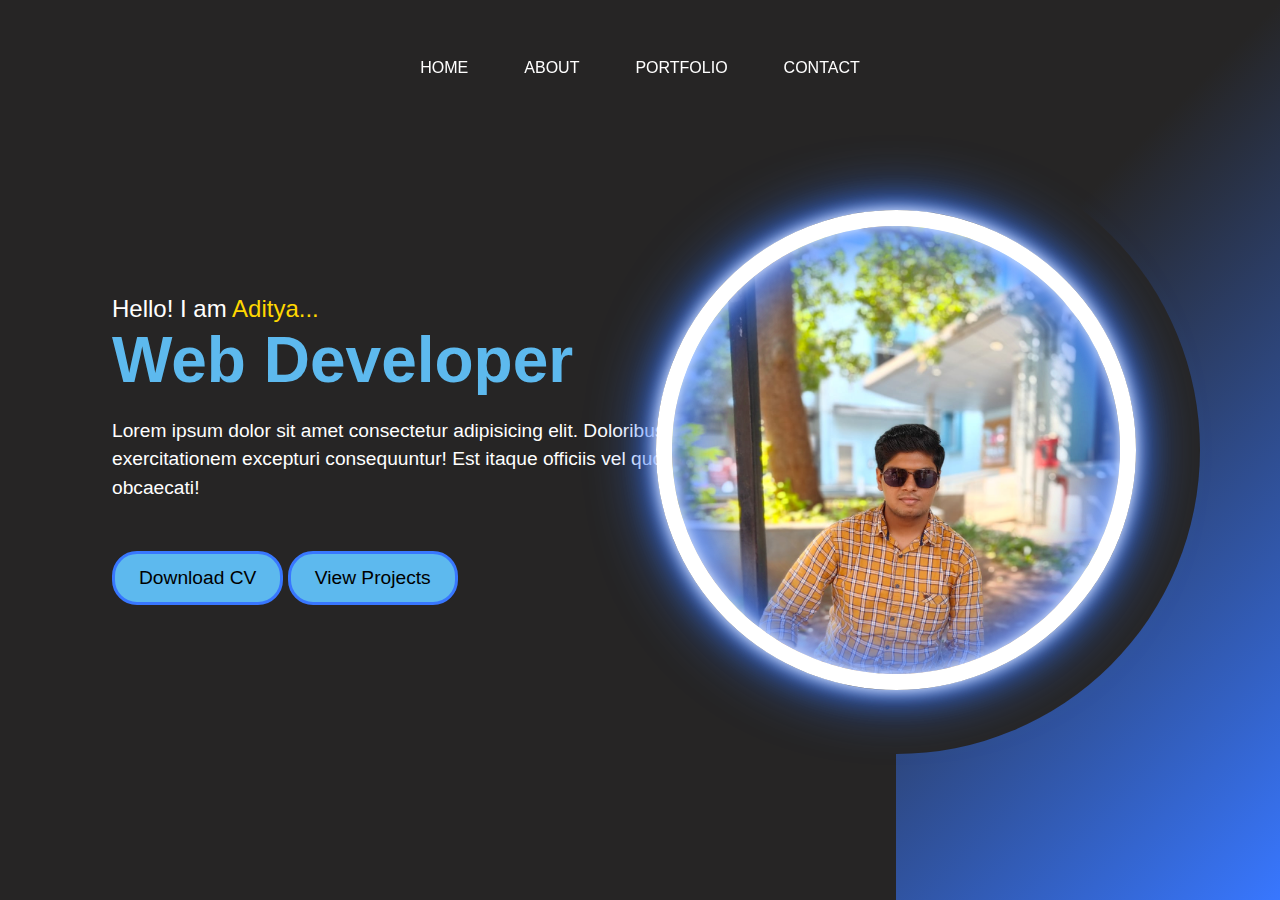
<file: Index.html>
<!DOCTYPE html>
<html lang="en">

<head>
    <meta charset="UTF-8">
    <meta name="viewport" content="width=device-width, initial-scale=1.0">
    <title>My Portfolio</title>
    <link rel="stylesheet" href="Style.css">
    <link rel="stylesheet" href="https://cdnjs.cloudflare.com/ajax/libs/font-awesome/6.5.2/css/all.min.css"
        integrity="sha512-SnH5WK+bZxgPHs44uWIX+LLJAJ9/2PkPKZ5QiAj6Ta86w+fsb2TkcmfRyVX3pBnMFcV7oQPJkl9QevSCWr3W6A=="
        crossorigin="anonymous" referrerpolicy="no-referrer" />
</head>

<body>
    <div class="portfolio-container">
        <nav>
            <ul class="navlist">
                <li><a href="#">Home</li></a>
                <li><a href="About.html">About</li></a>
                <li><a href="Portfolio.html">Portfolio</li></a>
                <li><a href="Contact.html">Contact</li></a>
            </ul>
        </nav>
        <div class="left-container">
            <div class="icons">
                <i class="fa-brands fa-facebook-f"></i>
                <i class="fa-brands fa-linkedin-in"></i>
                <i class="fa-brands fa-instagram"></i>
                <i class="fa-brands fa-x-twitter"></i>
            </div>
            <div class="content">
                <p class="intro">Hello! I am <span>Aditya...</span></p>
                <h1>Web Developer</h1>
                <p class="detail">Lorem ipsum dolor sit amet consectetur adipisicing elit. Doloribus exercitationem
                    excepturi
                    consequuntur! Est itaque officiis vel quod odit odio obcaecati!</p>
                <div class="btn-container">
                    <a href="Resume.pdf" download class="btn-button"><button>Download CV</button></a>
                    <a href="Portfolio.html"><button>View Projects</button></a>
                </div>
            </div>
        </div>
        <div class="right-container"></div>
        <div class="design">
            <div class="circle"></div>
            <div class="circle"></div>
        </div>
</body>

</html>
</file>
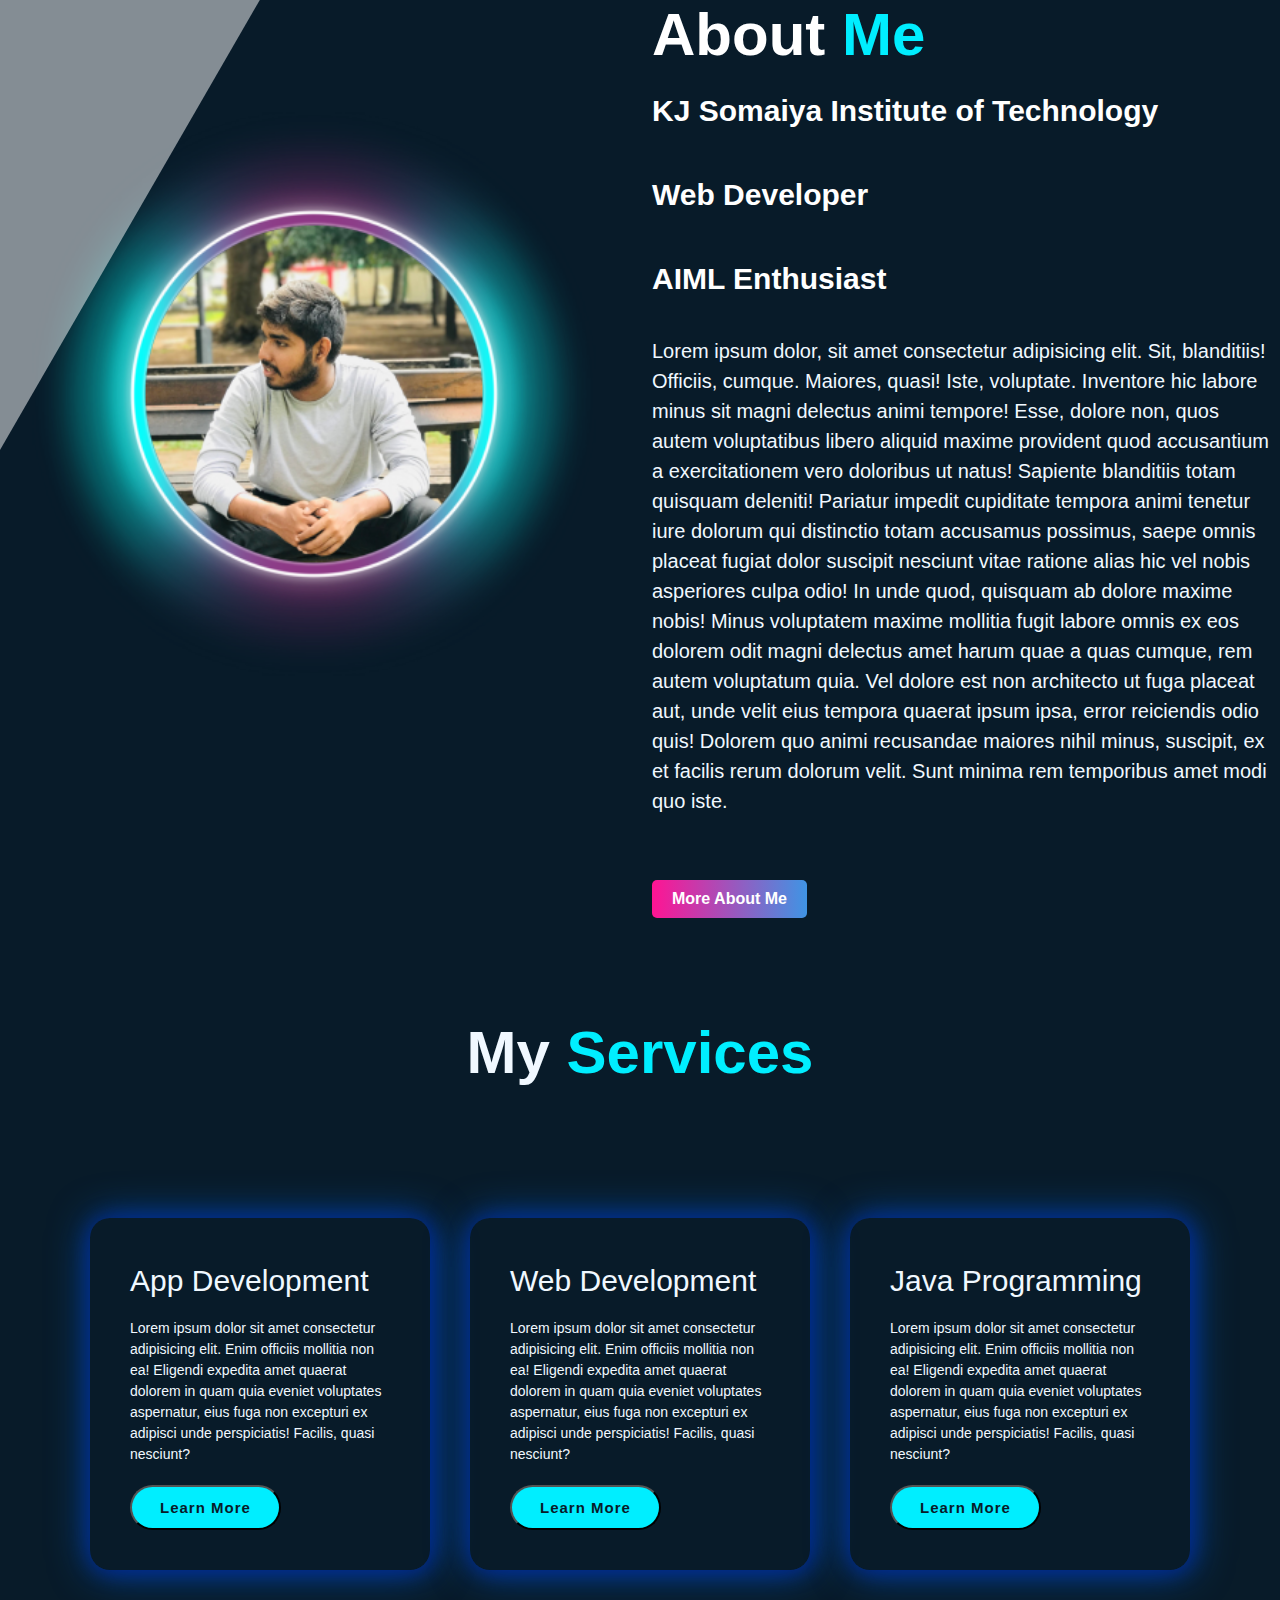
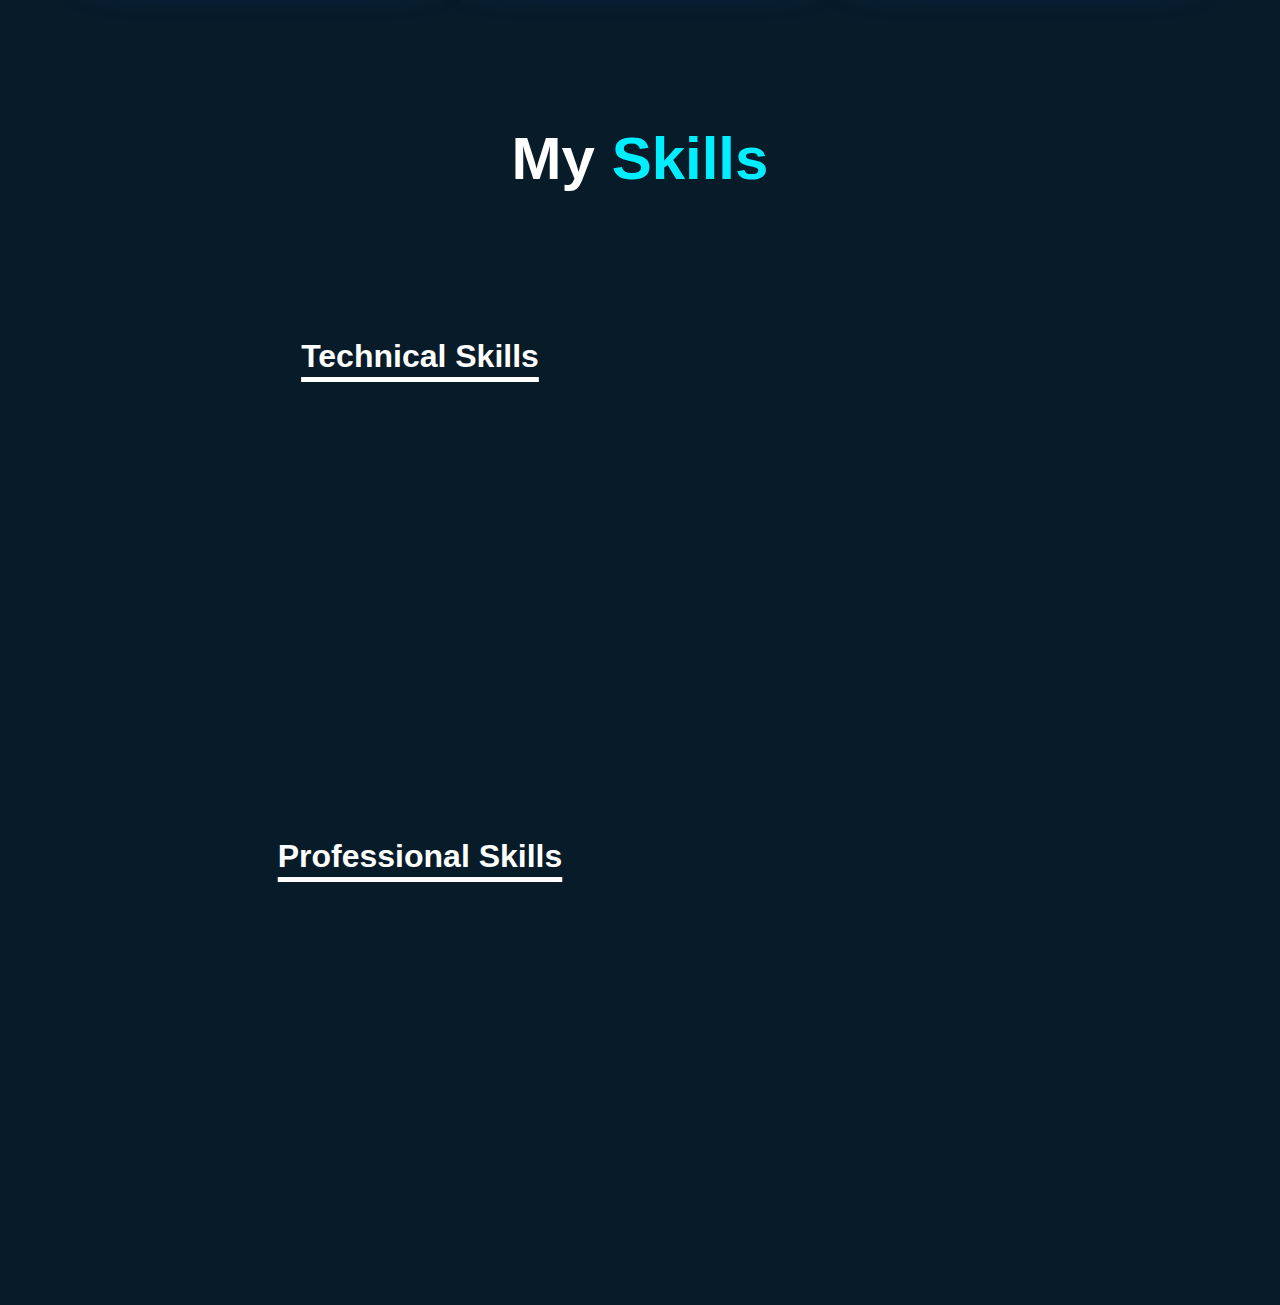
<file: About.html>
<!DOCTYPE html>
<html lang="en">

<head>
    <meta charset="UTF-8">
    <meta name="viewport" content="width=device-width, initial-scale=1.0">
    <title>About Me</title>
    <link rel="stylesheet" href="About.css">
    <link rel="stylesheet" href="https://cdnjs.cloudflare.com/ajax/libs/font-awesome/6.5.2/css/all.min.css"
        integrity="sha512-SnH5WK+bZxgPHs44uWIX+LLJAJ9/2PkPKZ5QiAj6Ta86w+fsb2TkcmfRyVX3pBnMFcV7oQPJkl9QevSCWr3W6A=="
        crossorigin="anonymous" referrerpolicy="no-referrer" />
</head>

<body>
    <div id="about">
        <section class="about" id="about">
            <div class="about-img">
                <img src="Futuristic Neon Blue And Pink Light Instagram Profile Picture.png">
            </div>
            <div class="about-text">
                <h2>About <span>Me</span></h2>
                <h4>KJ Somaiya Institute of Technology</h4>
                <h4>Web Developer</h4>
                <h4>AIML Enthusiast</h4>
                <p>Lorem ipsum dolor, sit amet consectetur adipisicing elit. Sit, blanditiis! Officiis, cumque. Maiores,
                    quasi! Iste, voluptate. Inventore hic labore minus sit magni delectus animi tempore! Esse, dolore
                    non, quos autem voluptatibus libero aliquid maxime provident quod accusantium a exercitationem vero
                    doloribus ut natus! Sapiente blanditiis totam quisquam deleniti! Pariatur impedit cupiditate tempora
                    animi tenetur iure dolorum qui distinctio totam accusamus possimus, saepe omnis placeat fugiat dolor
                    suscipit nesciunt vitae ratione alias hic vel nobis asperiores culpa odio! In unde quod, quisquam ab
                    dolore maxime nobis! Minus voluptatem maxime mollitia fugit labore omnis ex eos dolorem odit magni
                    delectus amet harum quae a quas cumque, rem autem voluptatum quia. Vel dolore est non architecto ut
                    fuga placeat aut, unde velit eius tempora quaerat ipsum ipsa, error reiciendis odio quis! Dolorem
                    quo animi recusandae maiores nihil minus, suscipit, ex et facilis rerum dolorum velit. Sunt minima
                    rem temporibus amet modi quo iste.</p>
                <a href="#services"><button class="btn-button">More About Me</button></a>
            </div>
        </section>
    </div>

    <section>
        <div class="services" id="services">
            <div class="container">
                <h1 class="sub-title">My <span>Services</span></h1>
                <div class="services-list">
                    <div>
                        <i class="fa-brands fa-android"></i>
                        <h2>App Development</h2>
                        <p>Lorem ipsum dolor sit amet consectetur adipisicing elit. Enim officiis mollitia non ea!
                            Eligendi expedita amet quaerat dolorem in quam quia eveniet voluptates aspernatur, eius fuga
                            non excepturi ex adipisci unde perspiciatis! Facilis, quasi nesciunt?</p>
                        <a href="#"><button class="read">Learn More</button></a>
                    </div>
                    <div>
                        <i class="fa-solid fa-code"></i>
                        <h2>Web Development</h2>
                        <p>Lorem ipsum dolor sit amet consectetur adipisicing elit. Enim officiis mollitia non ea!
                            Eligendi expedita amet quaerat dolorem in quam quia eveniet voluptates aspernatur, eius fuga
                            non excepturi ex adipisci unde perspiciatis! Facilis, quasi nesciunt?</p>
                        <a href="#"><button class="read">Learn More</button></a>
                    </div>
                    <div>
                        <i class="fa-brands fa-java"></i>
                        <h2>Java Programming</h2>
                        <p>Lorem ipsum dolor sit amet consectetur adipisicing elit. Enim officiis mollitia non ea!
                            Eligendi expedita amet quaerat dolorem in quam quia eveniet voluptates aspernatur, eius fuga
                            non excepturi ex adipisci unde perspiciatis! Facilis, quasi nesciunt?</p>
                        <a href="#"><button class="read">Learn More</button></a>
                    </div>
                </div>
            </div>
        </div>
    </section>

    <h1 class="sub-title">My <span>Skills</span></h1>

    <section>
        <div class="container1" id="Skills">
            <h1 class="heading1">Technical Skills</h1>
            <div class="Technical-Bars">
                <div class="bar"><i style="color: #c95d2e;" class="fa-brands fa-html5"></i>
                    <div class="info">
                        <span>HTML</span>
                    </div>
                    <div class="progress-line HTML">
                        <span></span>
                    </div>
                </div>
                <div class="bar"><i style="color: #147bbc;" class="fa-brands fa-css3"></i>
                    <div class="info">
                        <span>CSS</span>
                    </div>
                    <div class="progress-line CSS">
                        <span></span>
                    </div>
                </div>
                <div class="bar"><i style="color: #b0bc1e;" class="fa-brands fa-js"></i>
                    <div class="info">
                        <span>JavaScript</span>
                    </div>
                    <div class="progress-line JS">
                        <span></span>
                    </div>
                </div>
                <div class="bar"><i style="color: #69bcbc;" class="fa-brands fa-react"></i>
                    <div class="info">
                        <span>React</span>
                    </div>
                    <div class="progress-line React">
                        <span></span>
                    </div>
                </div>
                <div class="bar"><i style="color: #c32ec9;" class="fa-brands fa-python"></i>
                    <div class="info">
                        <span>Python</span>
                    </div>
                    <div class="progress-line Python">
                        <span></span>
                    </div>
                </div>
            </div>
        </div>

        <div class="container1">
            <h1 class="heading1">Professional Skills</h1>

            <div class="radial-bars">
                <div class="radial-bar"><svg x="0px" y="0px" viewbox="0 0 200 200">
                        <circle class="progress-bar" cx="100" cy="100" r="80"></circle>
                        <circle class="path path-1" cx="100" cy="100" r="80"></circle>
                    </svg>
                    <div class="percentage">90%</div>
                    <div class="text">Creativity</div>
                </div>

                <div class="radial-bar">
                    <svg x="0px" y="0px" viewbox="0 0 200 200">
                        <circle class="progress-bar" cx="100" cy="100" r="80"></circle>
                        <circle class="path path-1" cx="100" cy="100" r="80"></circle>
                    </svg>
                    <div class="percentage">65%</div>
                    <div class="text">Communication</div>
                </div>

                <div class="radial-bar">
                    <svg x="0px" y="0px" viewbox="0 0 200 200">
                        <circle class="progress-bar" cx="100" cy="100" r="80"></circle>
                        <circle class="path path-1" cx="100" cy="100" r="80"></circle>
                    </svg>
                    <div class="percentage">75%</div>
                    <div class="text">Problem Solving</div>
                </div>

                <div class="radial-bar">
                    <svg x="0px" y="0px" viewbox="0 0 200 200">
                        <circle class="progress-bar" cx="100" cy="100" r="80"></circle>
                        <circle class="path path-1" cx="100" cy="100" r="80"></circle>
                    </svg>
                    <div class="percentage">85%</div>
                    <div class="text">TeamWork</div>
                </div>
            </div>
        </div>
    </section>

</body>

</html>
</file>
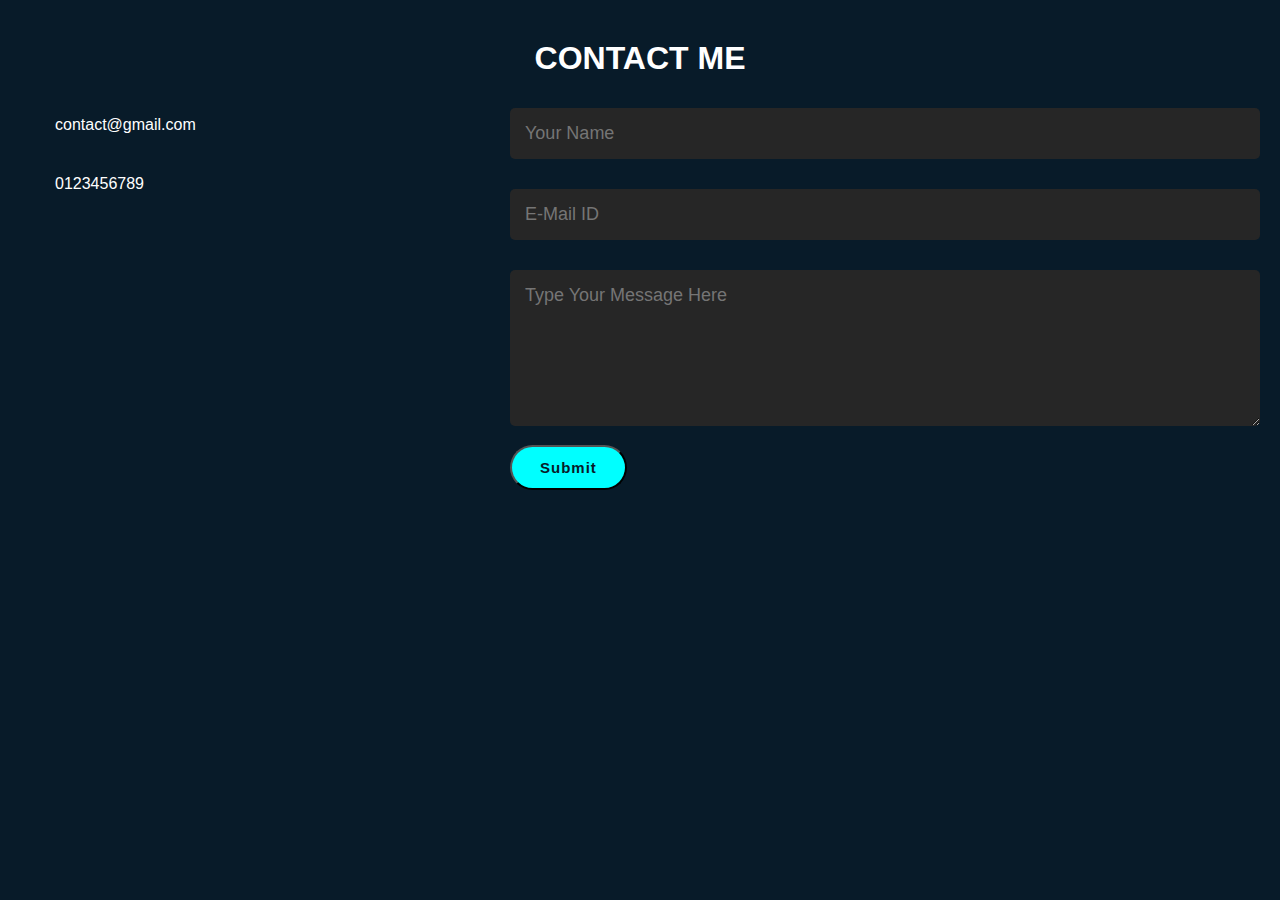
<file: Contact.html>
<!DOCTYPE html>
<html lang="en">

<head>
    <meta charset="UTF-8">
    <meta name="viewport" content="width=device-width, initial-scale=1.0">
    <link rel="stylesheet" href="Contact.css">
    <title>Contact Me</title>
    <link rel="stylesheet" href="https://cdnjs.cloudflare.com/ajax/libs/font-awesome/6.5.2/css/all.min.css"
        integrity="sha512-SnH5WK+bZxgPHs44uWIX+LLJAJ9/2PkPKZ5QiAj6Ta86w+fsb2TkcmfRyVX3pBnMFcV7oQPJkl9QevSCWr3W6A=="
        crossorigin="anonymous" referrerpolicy="no-referrer" />
</head>

<body>
    <div id="contact">
        <div class="container">
            <div class="row">
                <div class="contact-left">
                    <h1 class="sub-title">
                        <center>CONTACT ME</center>
                    </h1>
                    <p><i class="fas fa-paper-plane"></i> contact@gmail.com</p>
                    <p><i class="fas fa-phone"></i> 0123456789</p>
                    <div class="social-icons">
                        <a href="#" aria-label="Facebook"><i class="fab fa-facebook"></i></a>
                        <a href="#" aria-label="LinkedIn"><i class="fab fa-linkedin"></i></a>
                        <a href="#" aria-label="Instagram"><i class="fab fa-instagram"></i></a>
                        <a href="#" aria-label="Twitter"><i class="fab fa-twitter"></i></a>
                    </div>
                </div>
                <div class="contact-right">
                    <form>
                        <input type="text" name="Name" placeholder="Your Name" required>
                        <input type="email" name="Email" placeholder="E-Mail ID" required>
                        <textarea name="Message" rows="6" placeholder="Type Your Message Here"></textarea>
                        <button type="submit" class="btn-button">Submit</button>
                    </form>
                </div>
            </div>
        </div>
    </div>
</body>

</html>
</file>
<file: Style.css>
* {
  margin: 0;
  padding: 0;
  box-sizing: border-box;
  font-family: "Poppins", sans-serif;
}

.portfolio-container {
  height: 100%;
  width: 100%;
  display: flex;
}

.navlist {
  display: flex;
  gap: 3.5rem;
  height: 15vh;
  width: 100%;
  justify-content: center;
  align-items: center;
  position: fixed;
}

.navlist li {
  list-style: none;
}

.navlist li a {
  text-decoration: none;
  text-transform: uppercase;
  font-size: 1rem;
  color: #fff;
  position: relative;
}

.left-container,
.right-container {
  height: 100vh;
  display: flex;
  align-items: center;
}

.left-container {
  background: #262525;
  width: 70%;
  padding-left: 3rem;
}

.right-container {
  background: linear-gradient(-45deg, #3877ff, #262525 70%);
  width: 30%;
}

.icons .fa-brands {
  color: #bbb;
  font-size: 1.7rem;
}

.icons {
  display: flex;
  flex-direction: column;
  justify-content: center;
  align-items: center;
  gap: 3rem;
}

.content {
  margin-left: 4rem;
}

.content .intro {
  font-size: 1.5rem;
  color: #fff;
}

.content .intro span {
  color: gold;
}

.content h1 {
  font-size: 4rem;
  color: #5db9ee;
}

.content .detail {
  font-size: 1.2rem;
  color: #fff;
  max-width: 40rem;
  margin-top: 1.2rem;
  margin-bottom: 3rem;
  line-height: 1.8rem;
}

.btn-container button {
  border: 1rem;
  border: solid;
  font-size: 1.2rem;
  border-color: #3877ff;
  padding: 0.8rem 1.5rem;
  border-radius: 25px;
  cursor: pointer;
  transition: 0.5s ease;
}

button:nth-child(1) {
  background: #5db9ee;
}

button:nth-child(2) {
  background: transparent;
  color: #fff;
  margin-left: 2rem;
}

button:nth-child(1):hover {
  background: transparent;
  color: #5db9ee;
}

button:nth-child(2):hover {
  background: #5db9ee;
  color: #262525;
}

.icons .fa-brands:hover {
  cursor: pointer;
  background-clip: linear-gradient(#fff, #3877ff);
  -webkit-background-clip: text;
  -webkit-text-fill-color: transparent;
}

.design .circle {
  aspect-ratio: 1;
  position: absolute;
  border-radius: 50%;
  top: 50%;
  left: 70%;
  transform: translate(-50%, -50%);
}

.circle:nth-child(1) {
  background: linear-gradient(90deg, transparent 50%, #262525 50%);
  width: 38rem;
}

.circle:nth-child(2) {
  background-image: url(Background-II.jpg);
  background-size: 100%;
  background-repeat: no-repeat;
  width: 30rem;
  border: 1rem solid #fff;
  box-shadow: 0 0 1rem #fff, inset 0 0 1rem #fff, 0 0 2rem #3877ff,
    inset 0 0 4rem #3877ff, 0 0 4rem #3877ff, inset 0 0 4rem #3877ff;
}

.navlist li a::after {
  content: "";
  position: absolute;
  background: #fff;
  width: 100%;
  height: 0.1rem;
  left: 0;
  bottom: -5px;
  transform: scaleX(0);
  transition: transform 0.5s;
}

.navlist li a:hover::after {
  transform: scaleX(1);
}
</file>
<file: About.css>
* {
  margin: 0;
  padding: 0;
  box-sizing: border-box;
  font-family: "Poppins", sans-serif;
}

body {
  background-color: #081b29;
  color: white;
}

.about {
  display: grid;
  grid-template-columns: repeat(2, 1fr);
  align-items: center;
  gap: 1.5rem;
}

.about-img img {
  padding-bottom: 20%;
  max-width: 630px;
  height: auto;
  width: 100%;
  border-radius: 8px;
}

.about-text h2 {
  font-size: 60px;
}

.about-text h2 span {
  color: #0ef;
}

.about-text h4 {
  font-size: 30px;
  font-weight: 600;
  color: white;
  line-height: 1.8;
  margin: 15px 0 30px;
}

.about-text p {
  color: aliceblue;
  font-size: 20px;
  line-height: 1.5;
  margin-bottom: 4rem;
}

.btn-button {
  padding: 10px 20px;
  font-size: 16px;
  border: none;
  cursor: pointer;
  color: #fff; /* Text color */
  background: linear-gradient(90deg, #ff1493, #00bfff, #ffd700, #50c878);
  background-size: 400% 100%;
  transition: background 0.5s ease;
  border-radius: 5px; /* Optional: rounded corners */
  font-weight: bold; /* Optional: bold text */
}

.btn-button::before {
  content: "";
  position: absolute;
  top: 0;
  left: -100%;
  width: 100%;
  height: 100%;
  background: rgba(255, 255, 255, 0.5);
  transform: skewX(-30deg);
  transition: left 0.5s ease-in-out;
}

.btn-button:hover::before {
  background: goldenrod;
  left: 100%;
}

#services {
  color: aliceblue;
  font-size: 20px;
  line-height: 1.5;
  margin-bottom: 4rem;
}

.sub-title {
  text-align: center;
  font-size: 60px;
  padding-bottom: 70px;
}

.sub-title span {
  color: #0ef;
}

.container {
  padding: 90px;
}

.services-list {
  display: grid;
  grid-template-columns: repeat(auto-fit, minmax(260px, 1fr));
  grid-gap: 40px;
  margin-top: 50px;
}

.services-list div {
  background-color: transparent;
  padding: 40px;
  font-size: 14px;
  font-weight: 14px;
  border-right: 10px;
  border-radius: 20px;
  transition: background 0.5s, transform 0.5s;
  box-shadow: 1px 1px 20px #012290f7, 1px 1px 40px #0053b8f7;
}

.services-list div i {
  font-size: 50px;
  margin-bottom: 30px;
}

.services-list div h2 {
  font-size: 30px;
  font-weight: 500;
  margin-bottom: 15px;
}

.services-list div a {
  text-decoration: none;
  color: #000000;
  font-size: 12px;
  margin-top: 20px;
  display: inline-block;
}

.read {
  display: inline-block;
  padding: 12px 28px;
  background: #0ef;
  border-radius: 40px;
  font-size: 15px;
  color: #081b29;
  letter-spacing: 1px;
  text-decoration: none;
  font-weight: 600;
}

.read:hover {
  box-shadow: 0 0 5px cyan, 0 0 25px cyan, 0 0 50px cyan, 0 0 100px cyan,
    0 0 200px cyan;
}

.services-list div:hover {
  transform: translateY(-10px);
}

section {
  display: flex;
  flex-wrap: wrap;
}

.container1 {
  width: 600px;
  height: 500px;
  padding: 75px 90px;
  margin-left: 120px;
}

.heading1 {
  text-align: center;
  text-decoration: underline;
  text-underline-offset: 10px;
  text-decoration-thickness: 5px;
  margin-bottom: 50px;
}

.bar {
  font-size: 24px;
  padding-top: 50px;
}

.Technical-Bars .bar {
  margin-top: 40px 0;
}

.Technical-Bars .bar:first-child {
  margin-top: 0;
}

.Technical-Bars .bar:last-child {
  margin-bottom: 0;
}

.Technical-Bars .bar .info {
  margin-bottom: 5px;
}

.Technical-Bars .bar .info span {
  font-size: 18px;
  font-weight: 500;
  animation: showText 0.5s 1s linear forwards;
  opacity: 0;
}

.Technical-Bars .bar .progress-line {
  position: relative;
  border-radius: 10px;
  width: 100%;
  height: 5px;
  background-color: #000000;
  animation: animate 1s cubic-bezier(1, 0, 0.5, 1) forwards;
  transform: scaleX(0);
  transform-origin: left;
}

@keyframes animate {
  100% {
    transform: scaleX(1);
  }
}

.Technical-Bars .bar .progress-line span {
  height: 100%;
  background-color: #0ef;
  position: absolute;
  border-radius: 10px;
  animation: animate 1s 1s cubic-bezier(1, 0, 0.5, 1) forwards;
  transform: scaleX(0);
  transform-origin: left;
}

.progress-line.HTML span {
  width: 100%;
}

.progress-line.CSS span {
  width: 80%;
}

.progress-line.JS span {
  width: 55%;
}

.progress-line.React span {
  width: 20%;
}

.progress-line.Python span {
  width: 45%;
}

.progress-line span::after {
  position: absolute;
  padding: 1px 8px;
  background-color: #000;
  color: #fff;
  font-size: 12px;
  border-radius: 3px;
  top: -28px;
  right: -20px;
  animation: showText 0.5s 1.5s linear forwards;
  opacity: 0;
}

.progress-line.HTML span::after {
  content: "100%";
}

.progress-line.CSS span::after {
  content: "80%";
}

.progress-line.JS span::after {
  content: "55%";
}

.progress-line.React span::after {
  content: "20%";
}

.progress-line.Python span::after {
  content: "45%";
}

.progress-line span::before {
  content: "";
  position: absolute;
  width: 0;
  height: 0;
  border: 7px solid transparent;
  border-bottom-width: 0px;
  border-right-width: 0px;
  border-top-color: #000;
  top: -10px;
  right: 0;
  animation: showText 0.5s 1.5s linear forwards;
  opacity: 0;
}

@keyframes showText {
  100% {
    opacity: 1;
  }
}

.radial-bars {
  width: 100%;
  display: flex;
  flex-wrap: wrap;
  justify-content: space-evenly;
  align-items: flex-start;
}

.radial-bars .radial-bar {
  width: 50%;
  height: 180px;
  margin-bottom: 10px;
  position: relative;
}

.radial-bars .radial-bar svg {
  position: absolute;
  top: 50%;
  left: 50%;
  transform: translate(-50%, -50%) rotate(-90deg);
  width: 120px;
  height: 160px;
}

.radial-bars .radial-bar .progress-bar {
  stroke-width: 10;
  stop-color: black;
  fill: transparent;
  stroke-dasharray: 502;
  stroke-dashoffset: 502;
  stroke-linecap: round;
  animation: animate-bar 1s linear forwards;
}

@keyframes animate-bar {
  100% {
    stroke-dashoffset: -1;
  }
}

.path {
  stroke-width: 10;
  stroke: #0ef;
  fill: transparent;
  stroke-dasharray: 502;
  stroke-dashoffset: 502;
  stroke-linecap: round;
}

.path-1 {
  animation: animate-path1 1s 1s linear forwards;
}
.path-2 {
  animation: animate-path2 1s 1s linear forwards;
}
.path-3 {
  animation: animate-path3 1s 1s linear forwards;
}
.path-4 {
  animation: animate-path4 1s 1s linear forwards;
}

@keyframes animate-path1 {
  100% {
    stroke-dashoffset: 50%;
  }
}
@keyframes animate-path2 {
  100% {
    stroke-dashoffset: 175%;
  }
}
@keyframes animate-path3 {
  100% {
    stroke-dashoffset: 125%;
  }
}
@keyframes animate-path4 {
  100% {
    stroke-dashoffset: 75%;
  }
}

.radial-bars .percentage {
  position: absolute;
  top: 50%;
  left: 50%;
  transform: translate(-50%, -50%);
  font-size: 18px;
  font-weight: 500;
  animation: showText 0.5s 1s linear forwards;
  opacity: 0;
}

.radial-bars .text {
  width: 100%;
  position: absolute;
  text-align: center;
  left: 50%;
  bottom: -5px;
  transform: translateX(-50px);
  font-size: 18px;
  font-weight: 500;
  animation: showText 0.5s 1s linear forwards;
  opacity: 0;
}

@keyframes colorChange {
  0% {
    background-position: 0% 50%;
  }
  100% {
    background-position: 100% 50%;
  }
}

/* Apply the animation on hover */
.btn-button:hover {
  animation: colorChange 2s linear infinite;
}
</file>
<file: Contact.css>
* {
  margin: 0;
  padding: 0;
  box-sizing: border-box;
  font-family: "Poppins", sans-serif;
}

body {
  background-color: #081b29;
  color: white;
}

.container {
  display: flex; /* Add this to make the children flex items */
  justify-content: space-between; /* Optional: Adjust spacing between items */
  align-items: flex-start; /* Optional: Align items to the start of the container */
  flex-wrap: wrap; /* Optional: Allow items to wrap if the container is too small */
  padding: 20px; /* Optional: Add some padding to the container */
}

.contact-left {
  padding: 20px;
}

.contact-right {
  margin-left: 490px;
  margin-top: -170px;
}

.contact-left p {
  margin-top: 30px;
}

.contact-left p i {
  color: aqua;
  margin-right: 15px;
  font-size: 25px;
}

.social-icons {
  margin-top: 30px;
}

.social-icons a {
  text-decoration: none;
  font-size: 30px;
  margin-right: 15px;
  color: #fff;
  display: inline-block;
  transition: transform 0.5s;
}

.social-icons a:hover {
  color: aqua;
  transform: translateY(-5px);
}

button {
  padding: 10px 20px;
  font-size: 16px;
  cursor: pointer;
  background: aqua;
  display: inline-block;
  padding: 12px 28px;
  border-radius: 40px;
  font-size: 15px;
  color: #081b29;
  letter-spacing: 1px;
  text-decoration: none;
  font-weight: 600;
}

button:hover {
  box-shadow: 0 0 5px cyan, 0 0 25px cyan, 0 0 50px cyan, 0 0 100px cyan,
    0 0 200px cyan;
}

.contact-right form {
  width: 100%;
}

form input,
form textarea {
  width: 100%;
  border: 0;
  outline: none;
  background: #262626;
  padding: 15px;
  margin: 15px 0;
  color: #fff;
  font-size: 18px;
  border-radius: 5px;
}
</file>
